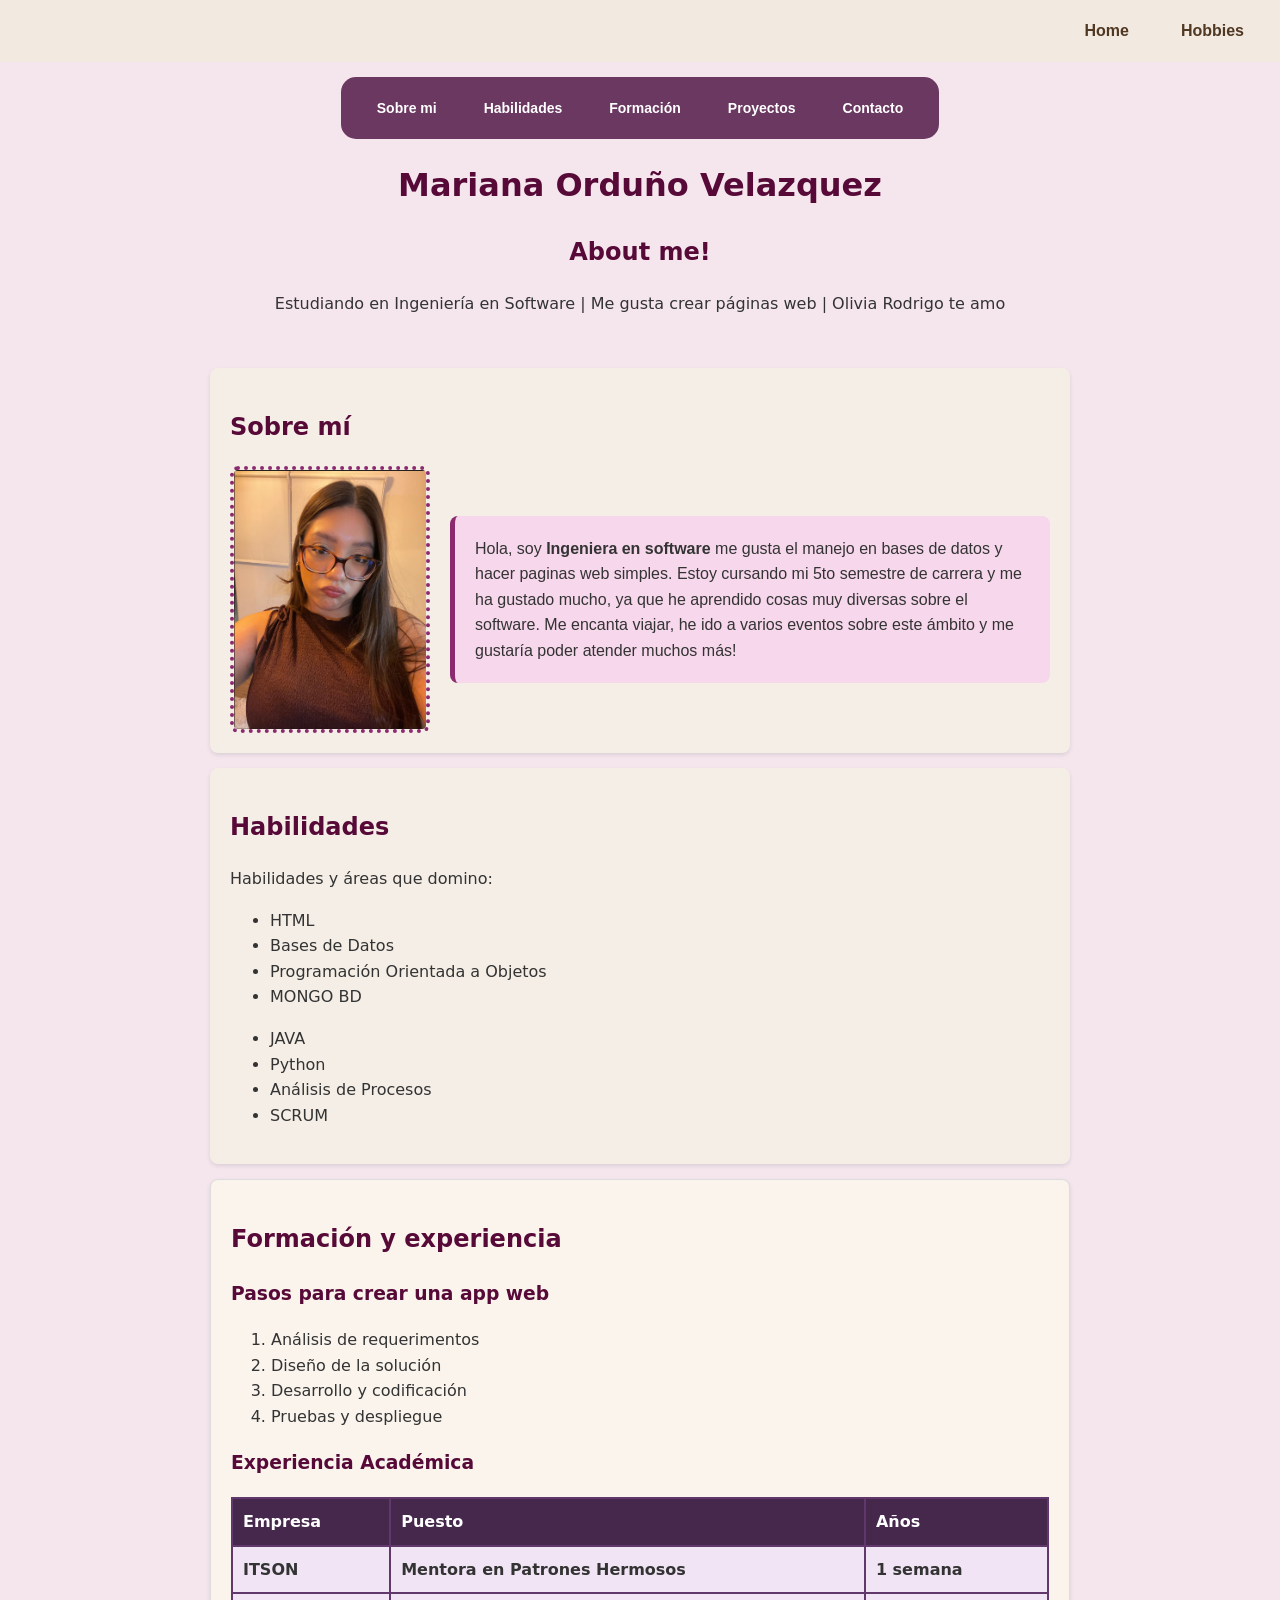
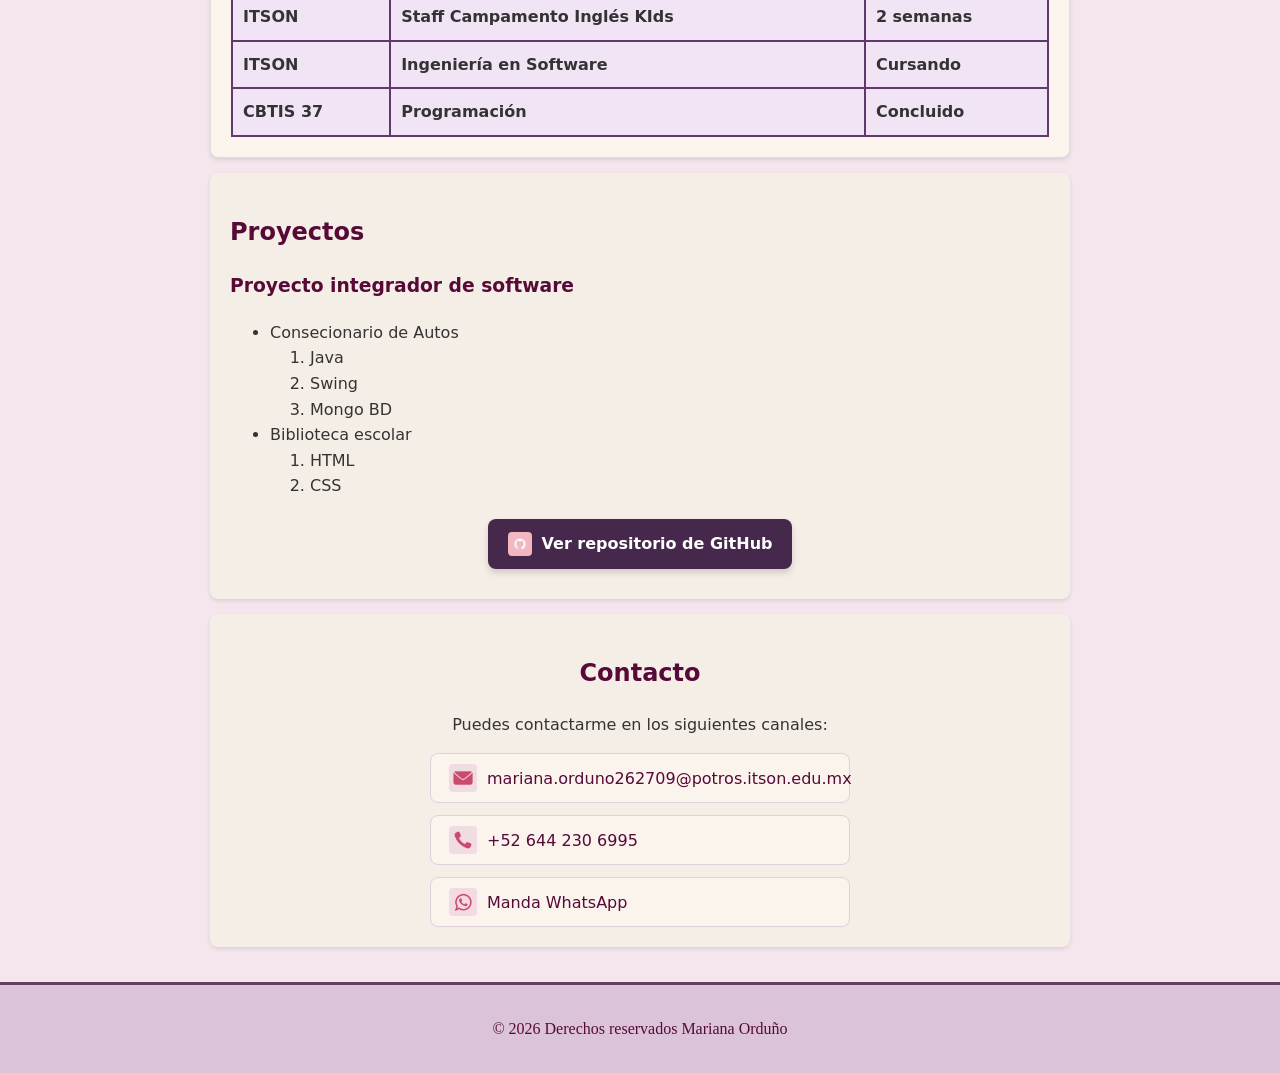
<file: demo/src/main/resources/static/index.html>
<!DOCTYPE html>
<html lang="en">
  <head>

    <meta charset="UTF-8">
    <title>Trabajo en Clase 01/sept - Mi Portafolio Personal</title>
    <meta name="viewport" content="width=device-width, initial-scale=1.0">
    <meta name="description" content="Portafolio Profesional de la Ingeniera Mariana Orduño">
    <meta name="keywords" content="portafolio, ingeniero en software">
    <meta name="author" content="Mariana Orduño Velazquez">
    <meta name="robots" content="index, follow">
    <link rel="shortcut icon" href="imagenes/icon.jpg" type="image/x-icon">

<!--    <style>-->
<!--        * {-->
<!--            font-family: Arial, "Arial Black";-->
<!--        }-->

<!--        h1 {-->
<!--            font-size: 30px !important;-->
<!--        }-->
<!--    </style>-->

    <link rel="stylesheet" href="css/style.css">

  </head>

  <body>

    <header>

      <nav id="paginas">
        <a href="index.html"> Home</a>
        <a href="hobbies.html">Hobbies</a>
      </nav>

      <nav id="menu">
        <a href="#sobre-mi">Sobre mi</a>
        <a href="#habilidades">Habilidades</a>
        <a href="#formacion">Formación</a>
        <a href="#proyectos">Proyectos</a>
        <a href="#contacto">Contacto</a>
      </nav>

      <h1 id="titulo-principal" class="title">Mariana Orduño Velazquez</h1>
      <h2>About me!</h2>
      <p>Estudiando en Ingeniería en Software | Me gusta crear páginas web | Olivia Rodrigo te amo</p>

    </header>

    <main>

      <section id="sobre-mi">
        <h2>Sobre mí</h2>

        <div id="contenedor-sobre-mi">
          <img src="imagenes/yo.png" alt="Foto de perfil de Mariana Orduño" class="foto-personal">
          <p class="destacado"> Hola, soy <strong>Ingeniera en software</strong> me gusta el manejo en bases de datos y hacer paginas web simples.
            Estoy cursando mi 5to semestre de carrera y me ha gustado mucho, ya que he aprendido cosas muy diversas sobre el software. Me encanta viajar,
            he ido a varios eventos sobre este ámbito y me gustaría poder atender muchos más!</p>
        </div>
      </section>

      <section id="habilidades">
        <h2>Habilidades</h2>
        <p>Habilidades y áreas que domino:</p>

        <ul>
          <li>HTML</li>
          <li>Bases de Datos</li>
          <li>Programación Orientada a Objetos</li>
          <li>MONGO BD</li>
        </ul>

        <ul>
          <li>JAVA</li>
          <li>Python</li>
          <li>Análisis de Procesos</li>
          <li>SCRUM</li>
        </ul>
      </section>

      <section id="formacion">
        <h2>Formación y experiencia</h2>
        <h3>Pasos para crear una app web</h3>
        <ol>
          <li>Análisis de requerimentos</li>
          <li>Diseño de la solución</li>
          <li>Desarrollo y codificación</li>
          <li>Pruebas y despliegue</li>
        </ol>

        <h3>Experiencia Académica</h3>

        <table class="tabla-bonita">
            <tr>
                <th>Empresa</th>
                <th>Puesto</th>
                <th>Años</th>
            </tr>

            <tr>
                <td>ITSON</td>
                <td>Mentora en Patrones Hermosos</td>
                <td>1 semana</td>
            </tr>

            <tr>
              <td>ITSON</td>
              <td>Staff Campamento Inglés KIds</td>
              <td>2 semanas</td>
            </tr>

            <tr>
              <td>ITSON</td>
              <td>Ingeniería en Software</td>
              <td>Cursando</td>
            </tr>

            <tr>
              <td>CBTIS 37</td>
              <td>Programación</td>
              <td>Concluido</td>
            </tr>
        </table>
      </section>

      <section id="proyectos">
        <h2>Proyectos</h2>
        <h3>Proyecto integrador de software</h3>

        <ul>
          <li> Consecionario de Autos
            <ol>
              <li>Java</li>
              <li>Swing</li>
              <li>Mongo BD</li>
            </ol>
          </li>

          <li> Biblioteca escolar
            <ol>
              <li>HTML</li>
              <li>CSS</li>
            </ol>
          </li>
        </ul>

        <a href="https://github.com/mariianass" target="_blank" class="btn-github">
          <img src="imagenes/git.jpg" alt="Icono GitHub" class="icono-contacto">
          <span>Ver repositorio de GitHub</span>
        </a>
      </section>

      <article id="contacto">
        <h2>Contacto</h2>
        <p>Puedes contactarme en los siguientes canales:</p>

        <div class="redes-contacto">
          <a href="mailto:mariana.orduno262709@potros.itson.edu.mx" target="_blank" class="item-contacto">
            <img src="imagenes/gmail.jpg" alt="Icono Gmail" class="icono-contacto">
            <span>mariana.orduno262709@potros.itson.edu.mx</span>
          </a>

          <a href="tel:+526442306995" target="_blank" class="item-contacto">
            <img src="imagenes/telefono.jpg" alt="Icono Teléfono" class="icono-contacto">
            <span>+52 644 230 6995</span>
          </a>

          <a href="https://wa.me/526442306995?text=Hola%20me%20comunico%20desde%20tu%20portafolio" target="_blank" class="item-contacto">
            <img src="imagenes/whatsapp.jpg" alt="Icono WhatsApp" class="icono-contacto">
            <span>Manda WhatsApp</span>
          </a>
        </div>
      </article>

    </main>

    <footer class="foot">
      <p>&copy; 2026 Derechos reservados Mariana Orduño</p>
    </footer>

  </body>
</html>
</file>
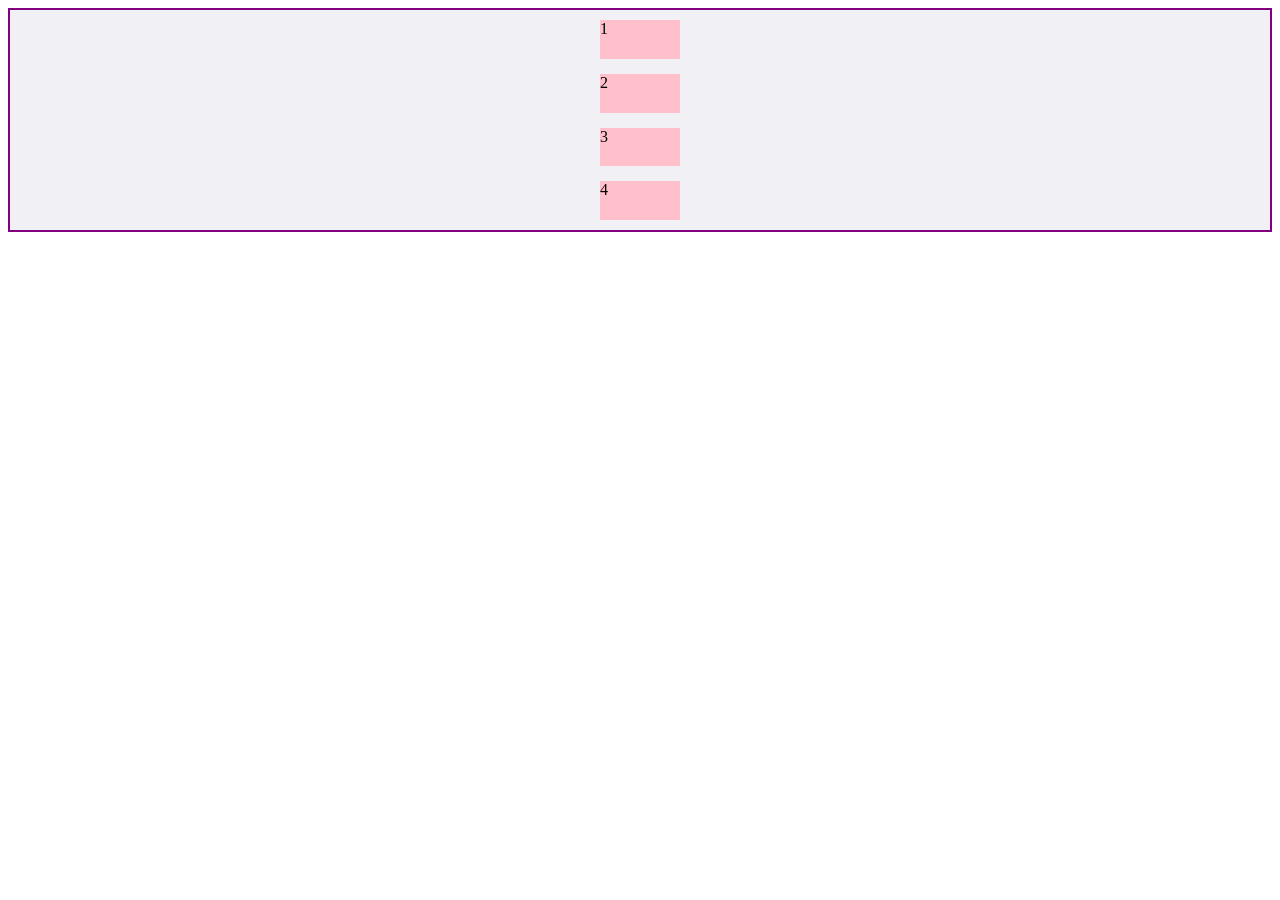
<file: demo/src/main/resources/static/flexbox.html>
<!DOCTYPE html>
<html lang="en">
<head>
    <meta charset="UTF-8">
    <meta name="viewport" content="width=device-width, initial-scale=1.0">
    <title>Trabajando flex box</title>
    <style>

      /*
      .container {
        border: 2px solid purple;
        padding: 10px;
        background-color: #f0f0f5;
        display: flex;
        gap: 15px;
        justify-content: space-evenly;
      }*/

      .container {
        border: 2px solid purple;
        padding: 10px;
        background-color: #f0f0f5;
        display: flex;
        gap: 15px;
        justify-content: center;
        align-items: center;
        height: 200px;
        flex-direction: column;
      }

      .caja {
        width: 80px;
        height: 60px;
        background-color: pink;
        color: black;
        flex: 1;
      }

    </style>
</head>
<body>

    <div class="container">
      <div class="caja">1</div>
      <div class="caja">2</div>
      <div class="caja">3</div>
      <div class="caja">4</div>
    </div>

</body>
</html>
</file>
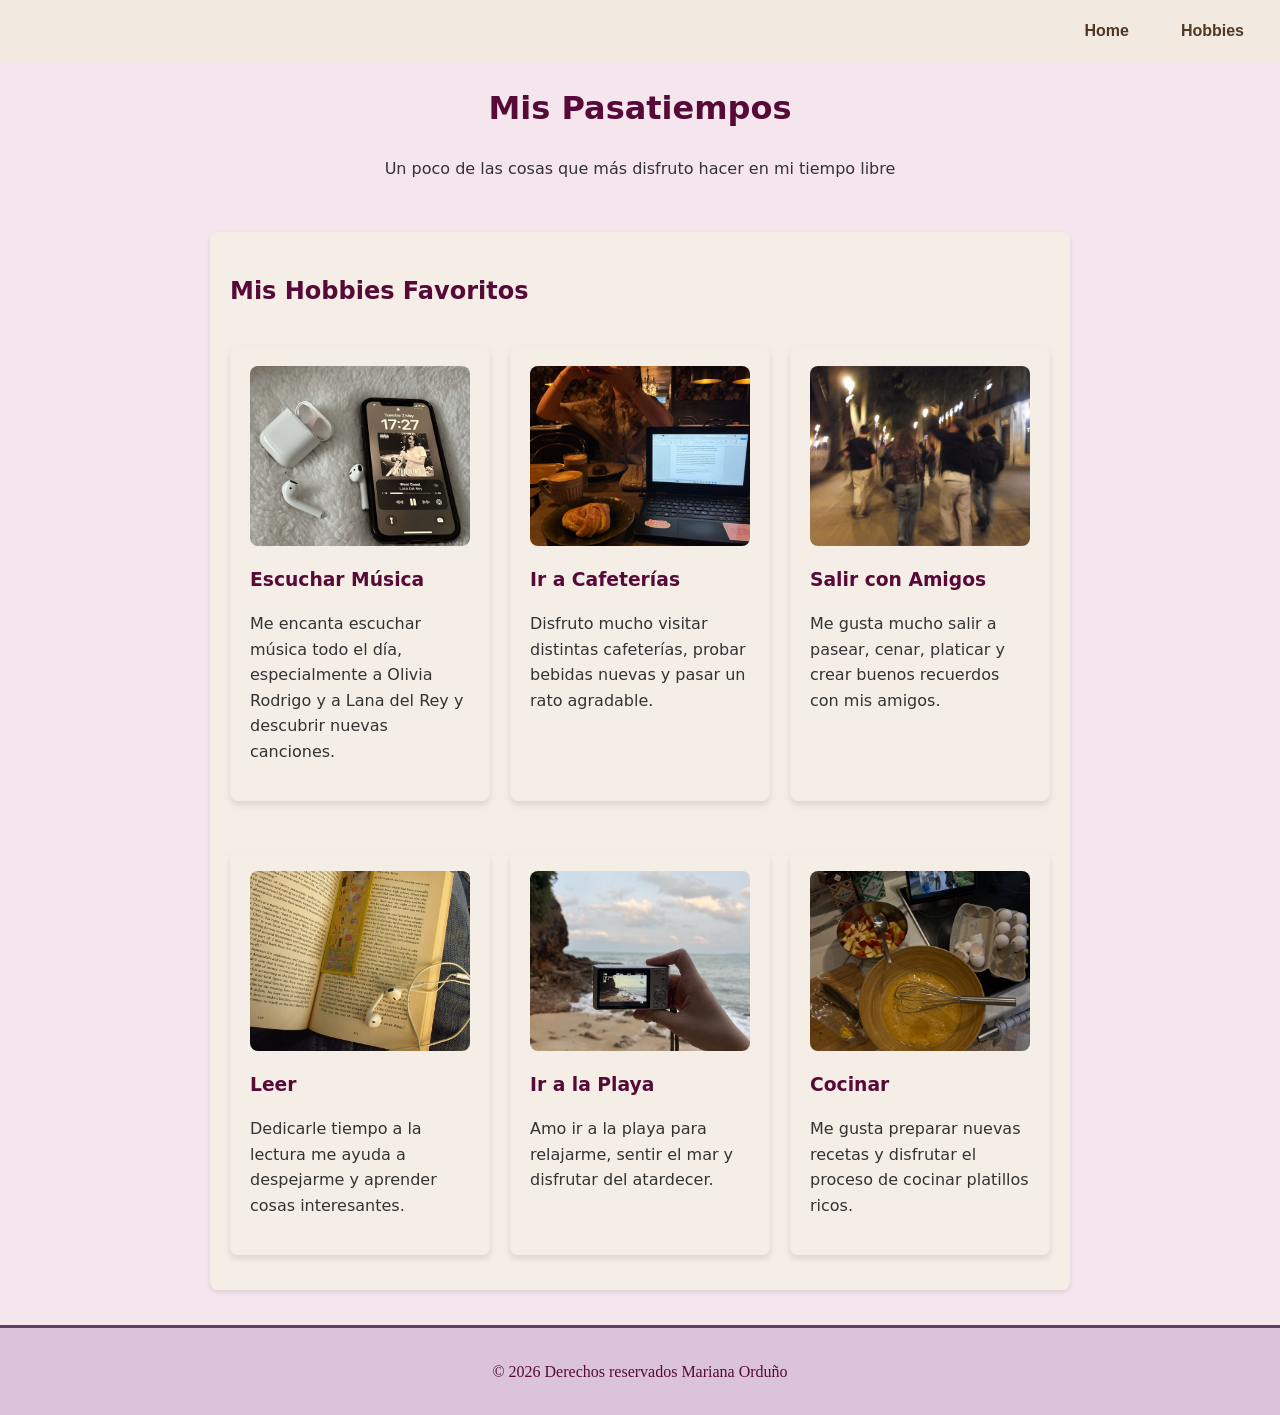
<file: demo/src/main/resources/static/hobbies.html>
<!DOCTYPE html>
<html lang="es">
    <head>
        <meta charset="UTF-8">
        <meta name="viewport" content="width=device-width, initial-scale=1.0">
        <meta name="author" content="Mariana Orduño Velazquez">
        <meta name="robots" content="index, follow">
        <link rel="shortcut icon" href="imagenes/icon.jpg" type="image/x-icon">
        <title>Mis Hobbies - Mariana Orduño</title>
        <link rel="stylesheet" href="css/style.css">
    </head>
    <body>

    <header>
        <nav id="paginas">
            <a href="index.html">Home</a>
            <a href="hobbies.html">Hobbies</a>
        </nav>
        <h1>Mis Pasatiempos</h1>
        <p>Un poco de las cosas que más disfruto hacer en mi tiempo libre</p>
    </header>

    <main>
        <section>
            <h2>Mis Hobbies Favoritos</h2>

            <div class="hobbies-grid">

                <!-- Hobby 1: Música -->
                <article class="card-hobby">
                    <img src="imagenes/musica.jpg" alt="Escuchar música" class="img-hobby">
                    <div class="card-header">
                        <h3>Escuchar Música</h3>
                    </div>
                    <p>Me encanta escuchar música todo el día, especialmente a Olivia Rodrigo y a Lana del Rey y descubrir nuevas canciones.</p>
                </article>

                <!-- Hobby 2: Cafeterías -->
                <article class="card-hobby">
                    <img src="imagenes/cafeteria.jpg" alt="Ir a cafeterías" class="img-hobby">
                    <div class="card-header">
                        <h3>Ir a Cafeterías</h3>
                    </div>
                    <p>Disfruto mucho visitar distintas cafeterías, probar bebidas nuevas y pasar un rato agradable.</p>
                </article>

                <!-- Hobby 3: Amigos -->
                <article class="card-hobby">
                    <img src="imagenes/amigos.jpg" alt="Salir con amigos" class="img-hobby">
                    <div class="card-header">
                        <h3>Salir con Amigos</h3>
                    </div>
                    <p>Me gusta mucho salir a pasear, cenar, platicar y crear buenos recuerdos con mis amigos.</p>
                </article>

                <!-- Hobby 4: Leer -->
                <article class="card-hobby">
                    <img src="imagenes/leer.jpg" alt="Leer libros" class="img-hobby">
                    <div class="card-header">
                        <h3>Leer</h3>
                    </div>
                    <p>Dedicarle tiempo a la lectura me ayuda a despejarme y aprender cosas interesantes.</p>
                </article>

                <!-- Hobby 5: La Playa -->
                <article class="card-hobby">
                    <img src="imagenes/playa.jpg" alt="Ir a la playa" class="img-hobby">
                    <div class="card-header">
                        <h3>Ir a la Playa</h3>
                    </div>
                    <p>Amo ir a la playa para relajarme, sentir el mar y disfrutar del atardecer.</p>
                </article>

                <!-- Hobby 6: Cocinar -->
                <article class="card-hobby">
                    <img src="imagenes/cocinar.jpg" alt="Cocinar" class="img-hobby">
                    <div class="card-header">
                        <h3>Cocinar</h3>
                    </div>
                    <p>Me gusta preparar nuevas recetas y disfrutar el proceso de cocinar platillos ricos.</p>
                </article>

            </div>
        </section>
    </main>

    <footer class="foot">
        <p>&copy; 2026 Derechos reservados Mariana Orduño</p>
    </footer>

    </body>
</html>
</file>
<file: demo/src/main/resources/static/css/style.css>
/* Variables CSS*/
:root {
    --primary-color: #F5E6EE;
    --secondary-color: #6B3861;
    --accent-color: #8C2A70;
    --text-color: #333333;
    --titles-color: #570A38;
    --bg-card: #F5EEE6;
    --bg-alt: #FAF4ED;
    --border-radius: 8px;
    --transition: all 0.3s ease;
}

* {
    box-sizing: border-box;
}

html {
    scroll-behavior: smooth;
}

body {
    font-family: System-UI, sans-serif;
    background-color: var(--primary-color);
    color: var(--text-color);
    line-height: 1.6;
    margin: 0;
    padding: 0;
    
    /* Grid de alto completo */
    display: grid;
    grid-template-rows: auto 1fr auto;
    min-height: 100vh;
}

h1, h2, h3 {
    color: var(--titles-color);
}

header {
    text-align: center;
}

main {
    width: 100%;
    max-width: 900px;
    margin: 0 auto;
    padding: 20px;
}

/*Navegación*/
#paginas {
    display: flex;
    justify-content: flex-end;
    background-color: #F2E9E1;
    padding: 10px 20px;
    gap: 20px;
}

#paginas a {
    color: #503822;
    font-family: Tahoma, sans-serif;
    font-weight: bold;
    font-size: 16px;
    text-decoration: none;
    padding: 8px 16px;
    border-radius: 7px;
    transition: var(--transition);
}

#paginas a:hover {
    background-color: #D7B2CF;
}

#menu {
    display: flex;
    justify-content: center;
    gap: 15px;
    background-color: var(--secondary-color);
    padding: 12px 20px;
    border-radius: 15px;
    margin: 15px auto;
    max-width: fit-content;
}

#menu a {
    color: #ffffff;
    text-decoration: none;
    font-family: Tahoma, sans-serif;
    font-weight: bold;
    font-size: 14px;
    padding: 8px 16px;
    border-radius: 7px;
    transition: var(--transition);
}

#menu a:hover {
    background-color: #D7B2CF;
    color: var(--titles-color);
    transform: translateY(-2px);
}

/* Secciones y Hover*/
section, article {
    scroll-margin-top: 20px;
    background-color: var(--bg-card);
    padding: 20px;
    margin: 15px 0;
    border-radius: var(--border-radius);
    box-shadow: 0 2px 4px rgba(0,0,0,0.1);
    transition: var(--transition);
}

#formacion {
    background-color: var(--bg-alt);
    border: 1px solid #ddd;
}

/* Sección sobre mí*/
#contenedor-sobre-mi {
    display: flex;
    align-items: center;
    gap: 20px;
}

.foto-personal {
    float: none;
    width: 200px;
    height: auto;
    border-radius: var(--border-radius);
    border: 4px dotted var(--accent-color);
    flex-shrink: 0;
}

.destacado {
    background-color: #F7D7EC;
    padding: 20px;
    border-left: 5px solid var(--accent-color);
    font-weight: 500;
    font-family: Tahoma, sans-serif;
    margin: 0;
    border-radius: var(--border-radius);
}

/* Tabla */
.tabla-bonita {
    width: 100%;
    border-collapse: collapse;
    margin-top: 10px;
    font-weight: bold;
}

.tabla-bonita th, .tabla-bonita td {
    border: 2px solid #61386B;
    padding: 10px;
    text-align: left;
    background-color: #F1E4F5;
}

.tabla-bonita th {
    background-color: #46284D;
    color: #fff;
}

/* Sección contacto*/
#contacto {
    text-align: center;
}

.redes-contacto {
    display: flex;
    flex-direction: column;
    align-items: center;
    gap: 12px;
    margin-top: 15px;
}

.item-contacto {
    display: flex;
    align-items: center;
    gap: 10px;
    text-decoration: none;
    color: var(--titles-color);
    background-color: #FAF4ED;
    padding: 10px 18px;
    border-radius: var(--border-radius);
    border: 1px solid #E0D0DC;
    transition: var(--transition);
    width: 100%;
    max-width: 420px;
    justify-content: flex-start;
}

.item-contacto:hover {
    background-color: #F7D7EC;
    transform: translateY(-3px);
    box-shadow: 0 4px 8px rgba(0, 0, 0, 0.12);
}

.icono-contacto {
    width: 28px;
    height: 28px;
    object-fit: contain;
    border-radius: 4px;
}

.btn-github {
    display: flex;
    align-items: center;
    justify-content: center;
    gap: 10px;
    background-color: #46284D;
    color: #ffffff !important;
    text-decoration: none;
    padding: 12px 20px;
    border-radius: var(--border-radius);
    font-weight: bold;
    width: fit-content;
    margin: 20px auto 10px auto; /* Centra el botón horizontalmente */
    box-shadow: 0 4px 6px rgba(0, 0, 0, 0.15);
    transition: var(--transition);
}

/* Efecto hover para GitHub */
.btn-github:hover {
    background-color: #8C2A70;
    transform: translateY(-3px);
    box-shadow: 0 6px 12px rgba(0, 0, 0, 0.25);
}

.btn-github .icono-contacto {
    width: 24px;
    height: 24px;
    border-radius: 4px;
}

/* Footer */
.foot {
    background-color: #DBC3D9;
    color: var(--titles-color);
    border-top: 3px solid #663D63;
    font-family: Times New Roman;
    text-align: center;
    padding: 15px;
}

/*Página Hobbies*/
.hobbies-grid {
    display: grid;
    /* Cuadrícula responsiva automática */
    grid-template-columns: repeat(auto-fit, minmax(250px, 1fr));
    gap: 20px;
    margin-top: 20px;
}

/* Tarjetas */
.card-hobby {
    background-color: var(--bg-card);
    border-radius: var(--border-radius);
    padding: 20px;
    box-shadow: 0 4px 6px rgba(0,0,0,0.1);
    transition: var(--transition);
}

.card-hobby:hover {
    transform: translateY(-8px);
    box-shadow: 0 12px 20px rgba(0, 0, 0, 0.15);
}

.card-header {
    display: flex;
    align-items: center;
    gap: 12px;
    margin-bottom: 10px;
}

.card-header h3 {
    margin: 0;
}

.img-hobby {
    width: 100%;
    height: 180px;
    object-fit: cover;
    border-radius: var(--border-radius);
    margin-bottom: 12px;
}
</file>
